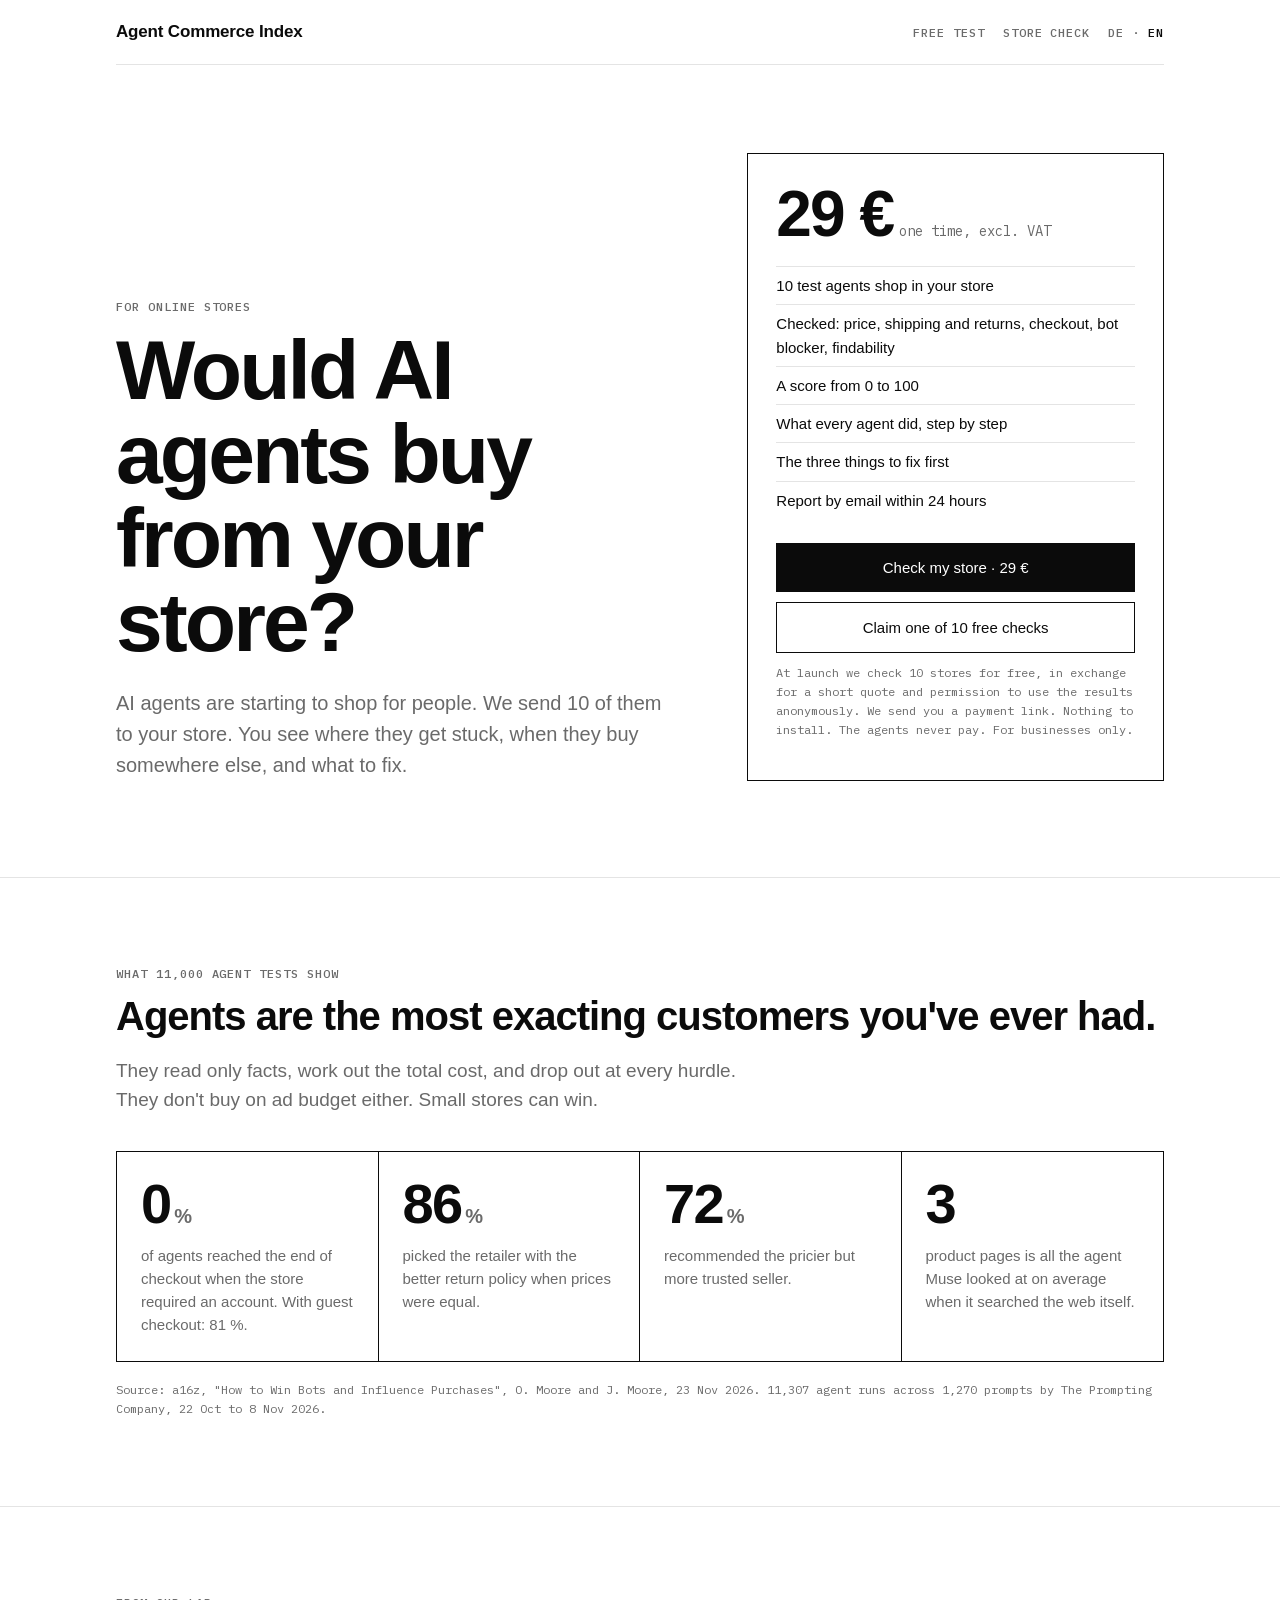
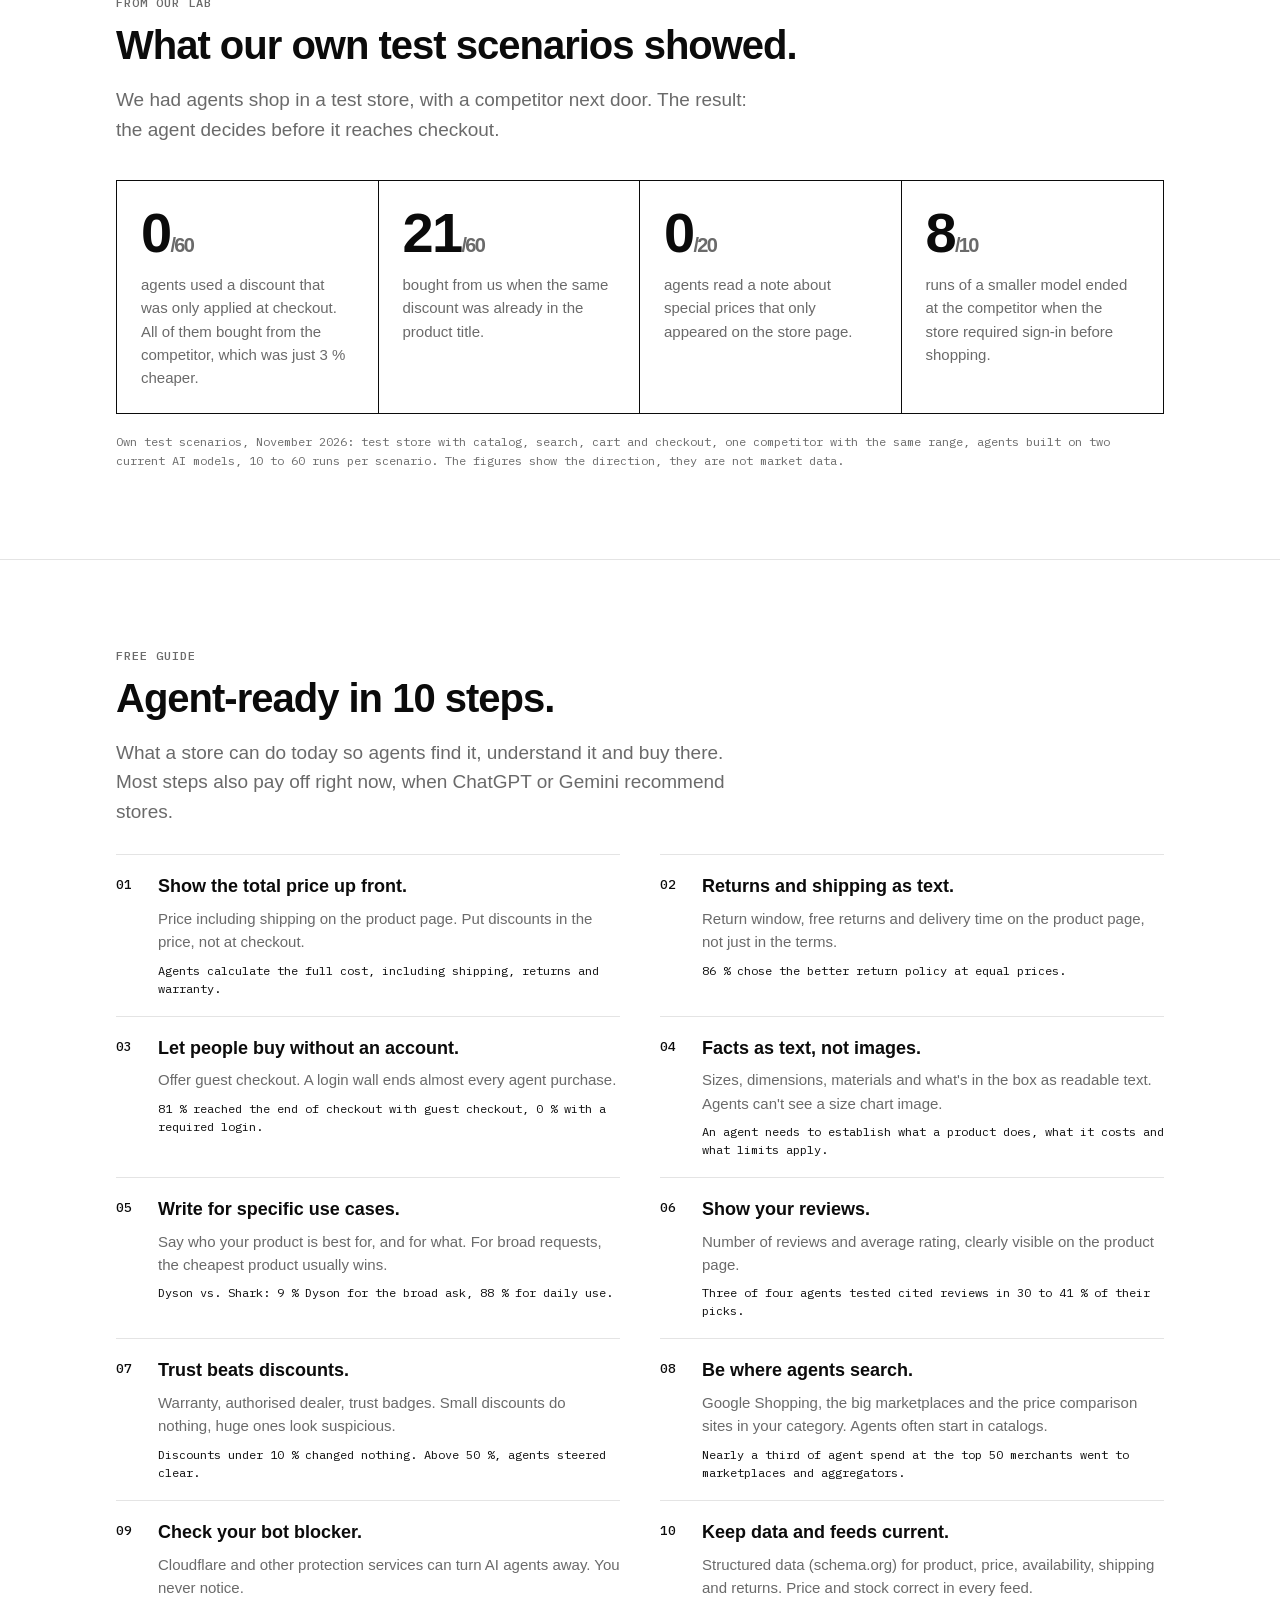
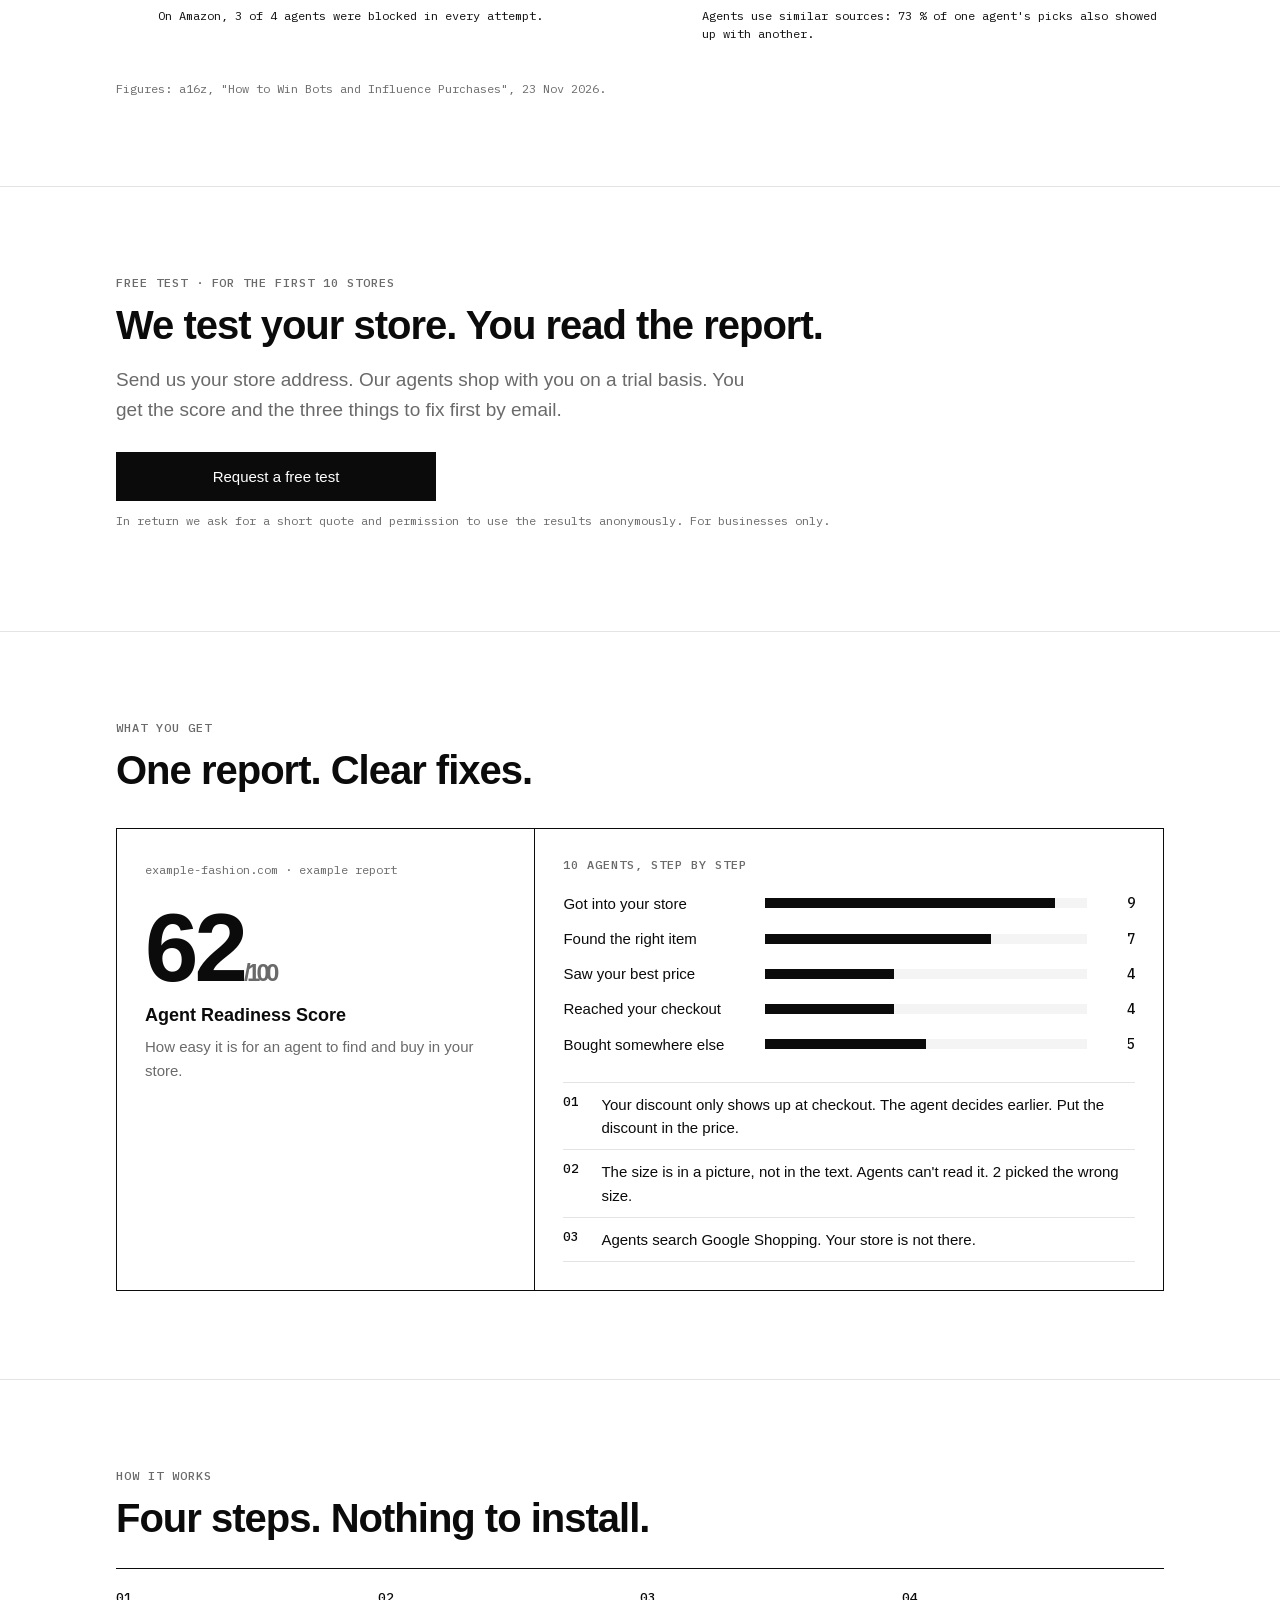
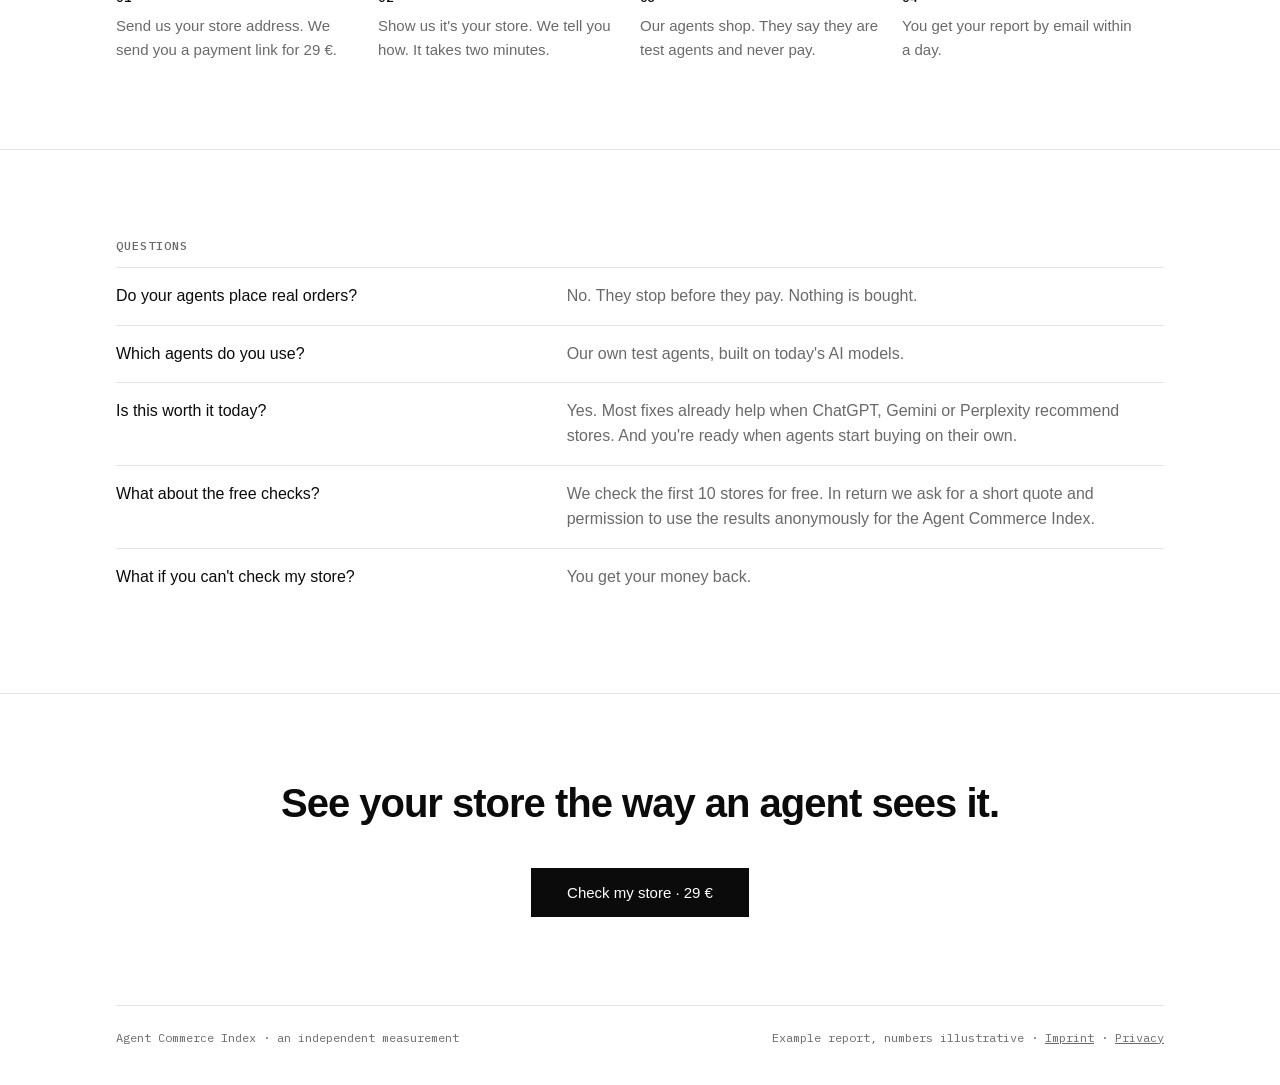
<file: index.html>
<!DOCTYPE html>
<html lang="en">
<head>
<meta charset="utf-8">
<meta name="viewport" content="width=device-width,initial-scale=1">
<title>Agent Commerce Index · Store check for online stores</title>
<meta name="description" content="Would AI agents buy from your store? Free test, 10 steps to an agent-ready store, and the store check with 10 test agents.">
<link rel="canonical" href="https://agentcommerceindex.com/">
<link rel="alternate" hreflang="de" href="https://agentcommerceindex.com/de/">
<link rel="alternate" hreflang="en" href="https://agentcommerceindex.com/">
<link rel="alternate" hreflang="x-default" href="https://agentcommerceindex.com/">
<link rel="stylesheet" href="assets/style.css">
</head>
<body>
<div class="wrap">
<header>
  <a class="logo" href="./">Agent Commerce Index</a>
  <nav class="nav label" style="margin:0"><a class="sec" href="#free-test">Free test</a><a class="sec" href="#check">Store check</a><span><a href="de/" hreflang="de" lang="de">DE</a> · <a href="./" aria-current="page">EN</a></span></nav>
</header>

<div class="hero" id="check">
  <div>
    <p class="label">For online stores</p>
    <h1>Would AI agents buy from your store?</h1>
    <p class="sub">AI agents are starting to shop for people. We send 10 of them to your store. You see where they get stuck, when they buy somewhere else, and what to fix.</p>
  </div>
  <div class="buy">
    <div class="price">29 €<small>one time, excl. VAT</small></div>
    <ul>
      <li>10 test agents shop in your store</li>
      <li>Checked: price, shipping and returns, checkout, bot blocker, findability</li>
      <li>A score from 0 to 100</li>
      <li>What every agent did, step by step</li>
      <li>The three things to fix first</li>
      <li>Report by email within 24 hours</li>
    </ul>
    <a class="btn" href="mailto:hello@agentcommerceindex.com?subject=Store%20check%2029%20EUR&amp;body=Store%20URL%3A%20">Check my store · 29 €</a>
    <a class="btn ghost" href="mailto:hello@agentcommerceindex.com?subject=Free%20store%20check%20(launch)&amp;body=Store%20URL%3A%20">Claim one of 10 free checks</a>
    <p class="fine">At launch we check 10 stores for free, in exchange for a short quote and permission to use the results anonymously. We send you a payment link. Nothing to install. The agents never pay. For businesses only.</p>
  </div>
</div>
</div>

<section>
<div class="wrap">
  <p class="label">What 11,000 agent tests show</p>
  <h2>Agents are the most exacting customers you've ever had.</h2>
  <p class="lead">They read only facts, work out the total cost, and drop out at every hurdle. They don't buy on ad budget either. Small stores can win.</p>
  <div class="stats">
    <div><div class="v">0<small> %</small></div><p>of agents reached the end of checkout when the store required an account. With guest checkout: 81 %.</p></div>
    <div><div class="v">86<small> %</small></div><p>picked the retailer with the better return policy when prices were equal.</p></div>
    <div><div class="v">72<small> %</small></div><p>recommended the pricier but more trusted seller.</p></div>
    <div><div class="v">3</div><p>product pages is all the agent Muse looked at on average when it searched the web itself.</p></div>
  </div>
  <p class="src">Source: a16z, "How to Win Bots and Influence Purchases", O. Moore and J. Moore, 23 Nov 2026. 11,307 agent runs across 1,270 prompts by The Prompting Company, 22 Oct to 8 Nov 2026.</p>
</div>
</section>
<section>
<div class="wrap">
  <p class="label">From our lab</p>
  <h2>What our own test scenarios showed.</h2>
  <p class="lead">We had agents shop in a test store, with a competitor next door. The result: the agent decides before it reaches checkout.</p>
  <div class="stats">
    <div><div class="v">0<small>/60</small></div><p>agents used a discount that was only applied at checkout. All of them bought from the competitor, which was just 3 % cheaper.</p></div>
    <div><div class="v">21<small>/60</small></div><p>bought from us when the same discount was already in the product title.</p></div>
    <div><div class="v">0<small>/20</small></div><p>agents read a note about special prices that only appeared on the store page.</p></div>
    <div><div class="v">8<small>/10</small></div><p>runs of a smaller model ended at the competitor when the store required sign-in before shopping.</p></div>
  </div>
  <p class="src">Own test scenarios, November 2026: test store with catalog, search, cart and checkout, one competitor with the same range, agents built on two current AI models, 10 to 60 runs per scenario. The figures show the direction, they are not market data.</p>
</div>
</section>

<section>
<div class="wrap">
  <p class="label">Free guide</p>
  <h2>Agent-ready in 10 steps.</h2>
  <p class="lead">What a store can do today so agents find it, understand it and buy there. Most steps also pay off right now, when ChatGPT or Gemini recommend stores.</p>
  <ol class="ten">
    <li><b>01</b><div><h3>Show the total price up front.</h3><p>Price including shipping on the product page. Put discounts in the price, not at checkout.</p><span class="why">Agents calculate the full cost, including shipping, returns and warranty.</span></div></li>
    <li><b>02</b><div><h3>Returns and shipping as text.</h3><p>Return window, free returns and delivery time on the product page, not just in the terms.</p><span class="why">86 % chose the better return policy at equal prices.</span></div></li>
    <li><b>03</b><div><h3>Let people buy without an account.</h3><p>Offer guest checkout. A login wall ends almost every agent purchase.</p><span class="why">81 % reached the end of checkout with guest checkout, 0 % with a required login.</span></div></li>
    <li><b>04</b><div><h3>Facts as text, not images.</h3><p>Sizes, dimensions, materials and what's in the box as readable text. Agents can't see a size chart image.</p><span class="why">An agent needs to establish what a product does, what it costs and what limits apply.</span></div></li>
    <li><b>05</b><div><h3>Write for specific use cases.</h3><p>Say who your product is best for, and for what. For broad requests, the cheapest product usually wins.</p><span class="why">Dyson vs. Shark: 9 % Dyson for the broad ask, 88 % for daily use.</span></div></li>
    <li><b>06</b><div><h3>Show your reviews.</h3><p>Number of reviews and average rating, clearly visible on the product page.</p><span class="why">Three of four agents tested cited reviews in 30 to 41 % of their picks.</span></div></li>
    <li><b>07</b><div><h3>Trust beats discounts.</h3><p>Warranty, authorised dealer, trust badges. Small discounts do nothing, huge ones look suspicious.</p><span class="why">Discounts under 10 % changed nothing. Above 50 %, agents steered clear.</span></div></li>
    <li><b>08</b><div><h3>Be where agents search.</h3><p>Google Shopping, the big marketplaces and the price comparison sites in your category. Agents often start in catalogs.</p><span class="why">Nearly a third of agent spend at the top 50 merchants went to marketplaces and aggregators.</span></div></li>
    <li><b>09</b><div><h3>Check your bot blocker.</h3><p>Cloudflare and other protection services can turn AI agents away. You never notice.</p><span class="why">On Amazon, 3 of 4 agents were blocked in every attempt.</span></div></li>
    <li><b>10</b><div><h3>Keep data and feeds current.</h3><p>Structured data (schema.org) for product, price, availability, shipping and returns. Price and stock correct in every feed.</p><span class="why">Agents use similar sources: 73 % of one agent's picks also showed up with another.</span></div></li>
  </ol>
  <p class="src">Figures: a16z, "How to Win Bots and Influence Purchases", 23 Nov 2026.</p>
</div>
</section>

<section id="free-test">
<div class="wrap">
  <p class="label">Free test · for the first 10 stores</p>
  <h2>We test your store. You read the report.</h2>
  <p class="lead">Send us your store address. Our agents shop with you on a trial basis. You get the score and the three things to fix first by email.</p>
  <div style="max-width:320px;margin-top:28px"><a class="btn" href="mailto:hello@agentcommerceindex.com?subject=Free%20store%20check%20(launch)&amp;body=Store%20URL%3A%20">Request a free test</a></div>
  <p class="fine">In return we ask for a short quote and permission to use the results anonymously. For businesses only.</p>
</div>
</section>

<section>
<div class="wrap">
  <p class="label">What you get</p>
  <h2>One report. Clear fixes.</h2>
  <div class="report">
    <div class="score">
      <span class="u">example-fashion.com · example report</span>
      <div class="v">62<small>/100</small></div>
      <h3>Agent Readiness Score</h3>
      <p>How easy it is for an agent to find and buy in your store.</p>
    </div>
    <div class="funnel">
      <h4>10 agents, step by step</h4>
      <div class="fr"><span>Got into your store</span><span class="bar"><i style="width:90%"></i></span><span class="n">9</span></div>
      <div class="fr"><span>Found the right item</span><span class="bar"><i style="width:70%"></i></span><span class="n">7</span></div>
      <div class="fr"><span>Saw your best price</span><span class="bar"><i style="width:40%"></i></span><span class="n">4</span></div>
      <div class="fr"><span>Reached your checkout</span><span class="bar"><i style="width:40%"></i></span><span class="n">4</span></div>
      <div class="fr"><span>Bought somewhere else</span><span class="bar"><i style="width:50%"></i></span><span class="n">5</span></div>
      <div class="fixlist">
        <div><b>01</b><span>Your discount only shows up at checkout. The agent decides earlier. Put the discount in the price.</span></div>
        <div><b>02</b><span>The size is in a picture, not in the text. Agents can't read it. 2 picked the wrong size.</span></div>
        <div><b>03</b><span>Agents search Google Shopping. Your store is not there.</span></div>
      </div>
    </div>
  </div>
</div>
</section>

<section>
<div class="wrap">
  <p class="label">How it works</p>
  <h2>Four steps. Nothing to install.</h2>
  <div class="steps">
    <div><b>01</b><p>Send us your store address. We send you a payment link for 29 €.</p></div>
    <div><b>02</b><p>Show us it's your store. We tell you how. It takes two minutes.</p></div>
    <div><b>03</b><p>Our agents shop. They say they are test agents and never pay.</p></div>
    <div><b>04</b><p>You get your report by email within a day.</p></div>
  </div>
</div>
</section>

<section>
<div class="wrap faq">
  <p class="label">Questions</p>
  <div><b>Do your agents place real orders?</b><span>No. They stop before they pay. Nothing is bought.</span></div>
  <div><b>Which agents do you use?</b><span>Our own test agents, built on today's AI models.</span></div>
  <div><b>Is this worth it today?</b><span>Yes. Most fixes already help when ChatGPT, Gemini or Perplexity recommend stores. And you're ready when agents start buying on their own.</span></div>
  <div><b>What about the free checks?</b><span>We check the first 10 stores for free. In return we ask for a short quote and permission to use the results anonymously for the Agent Commerce Index.</span></div>
  <div><b>What if you can't check my store?</b><span>You get your money back.</span></div>
</div>
</section>

<section class="end">
<div class="wrap">
  <h2>See your store the way an agent sees it.</h2>
  <a class="btn" href="mailto:hello@agentcommerceindex.com?subject=Store%20check%2029%20EUR&amp;body=Store%20URL%3A%20">Check my store · 29 €</a>
</div>
</section>

<div class="wrap"><footer><span>Agent Commerce Index · an independent measurement</span><span>Example report, numbers illustrative · <a href="impressum.html">Imprint</a> · <a href="datenschutz.html">Privacy</a></span></footer></div>
</body>
</html>
</file>
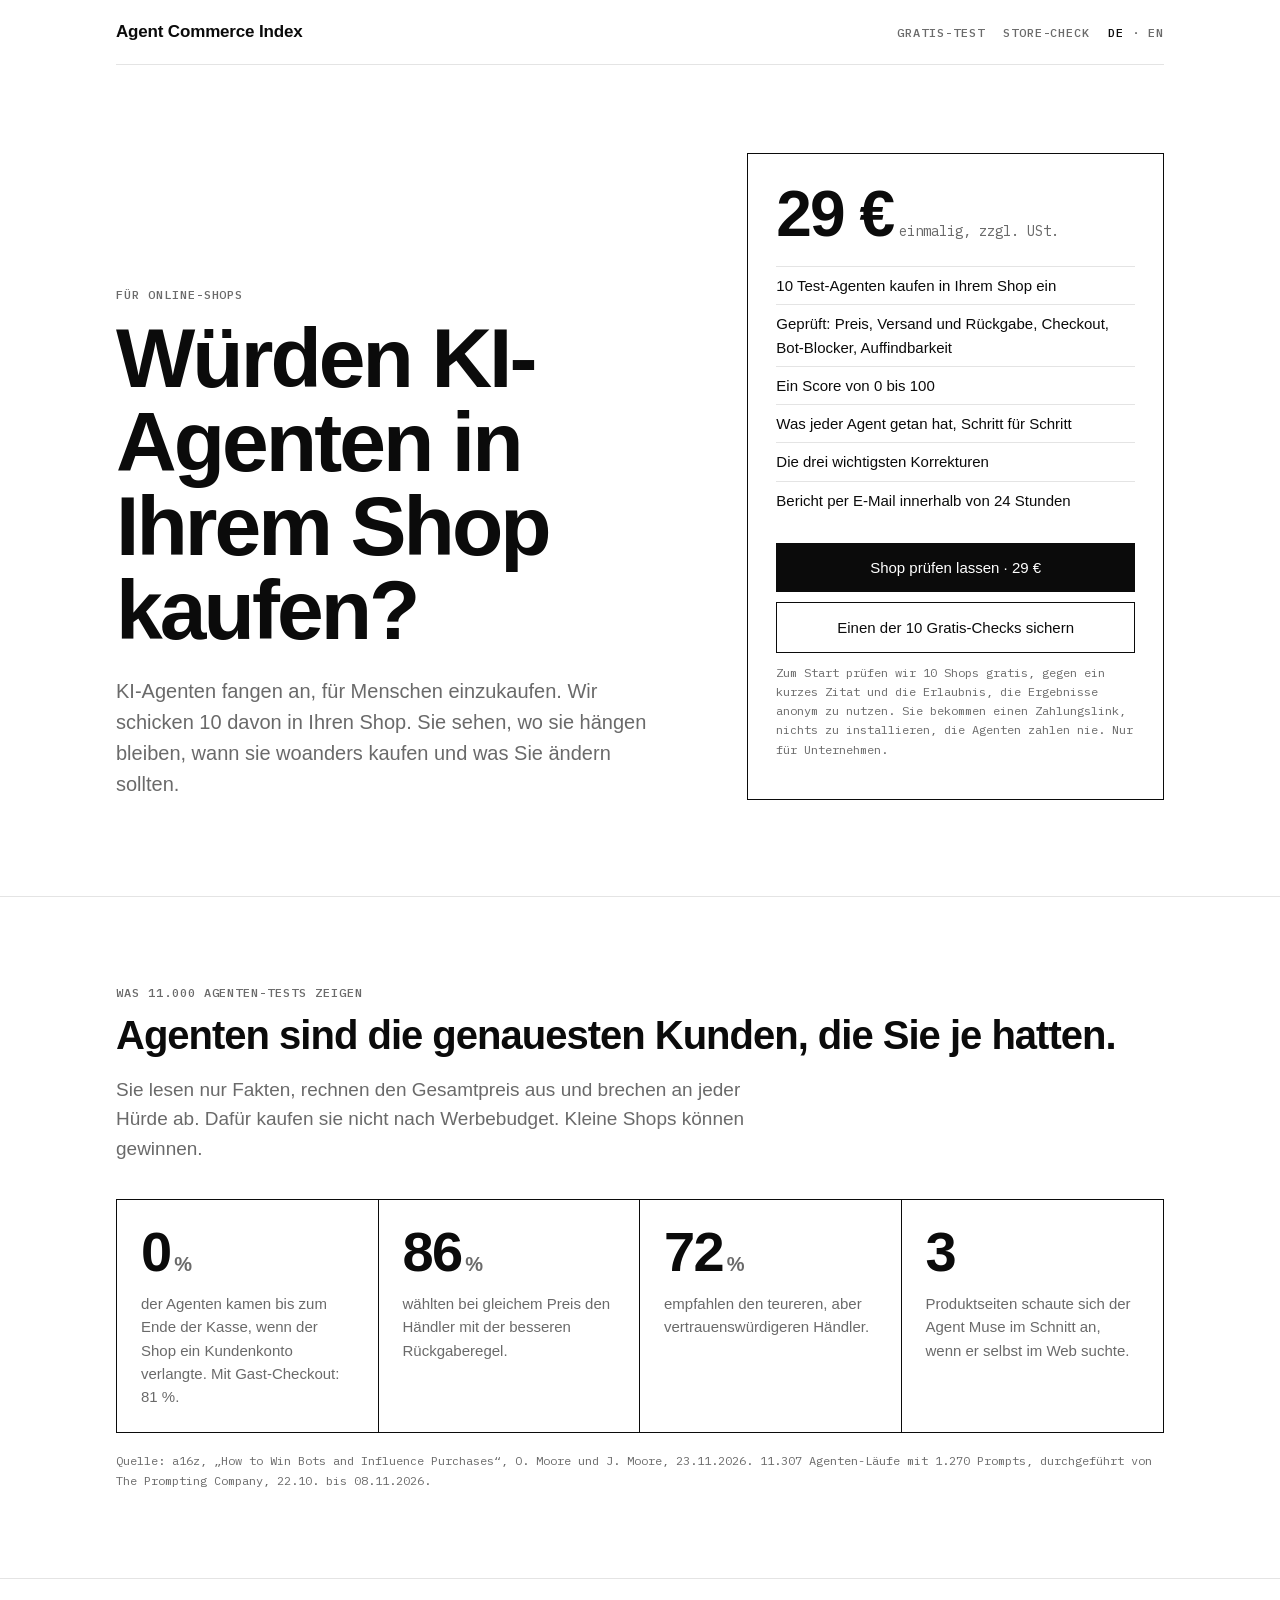
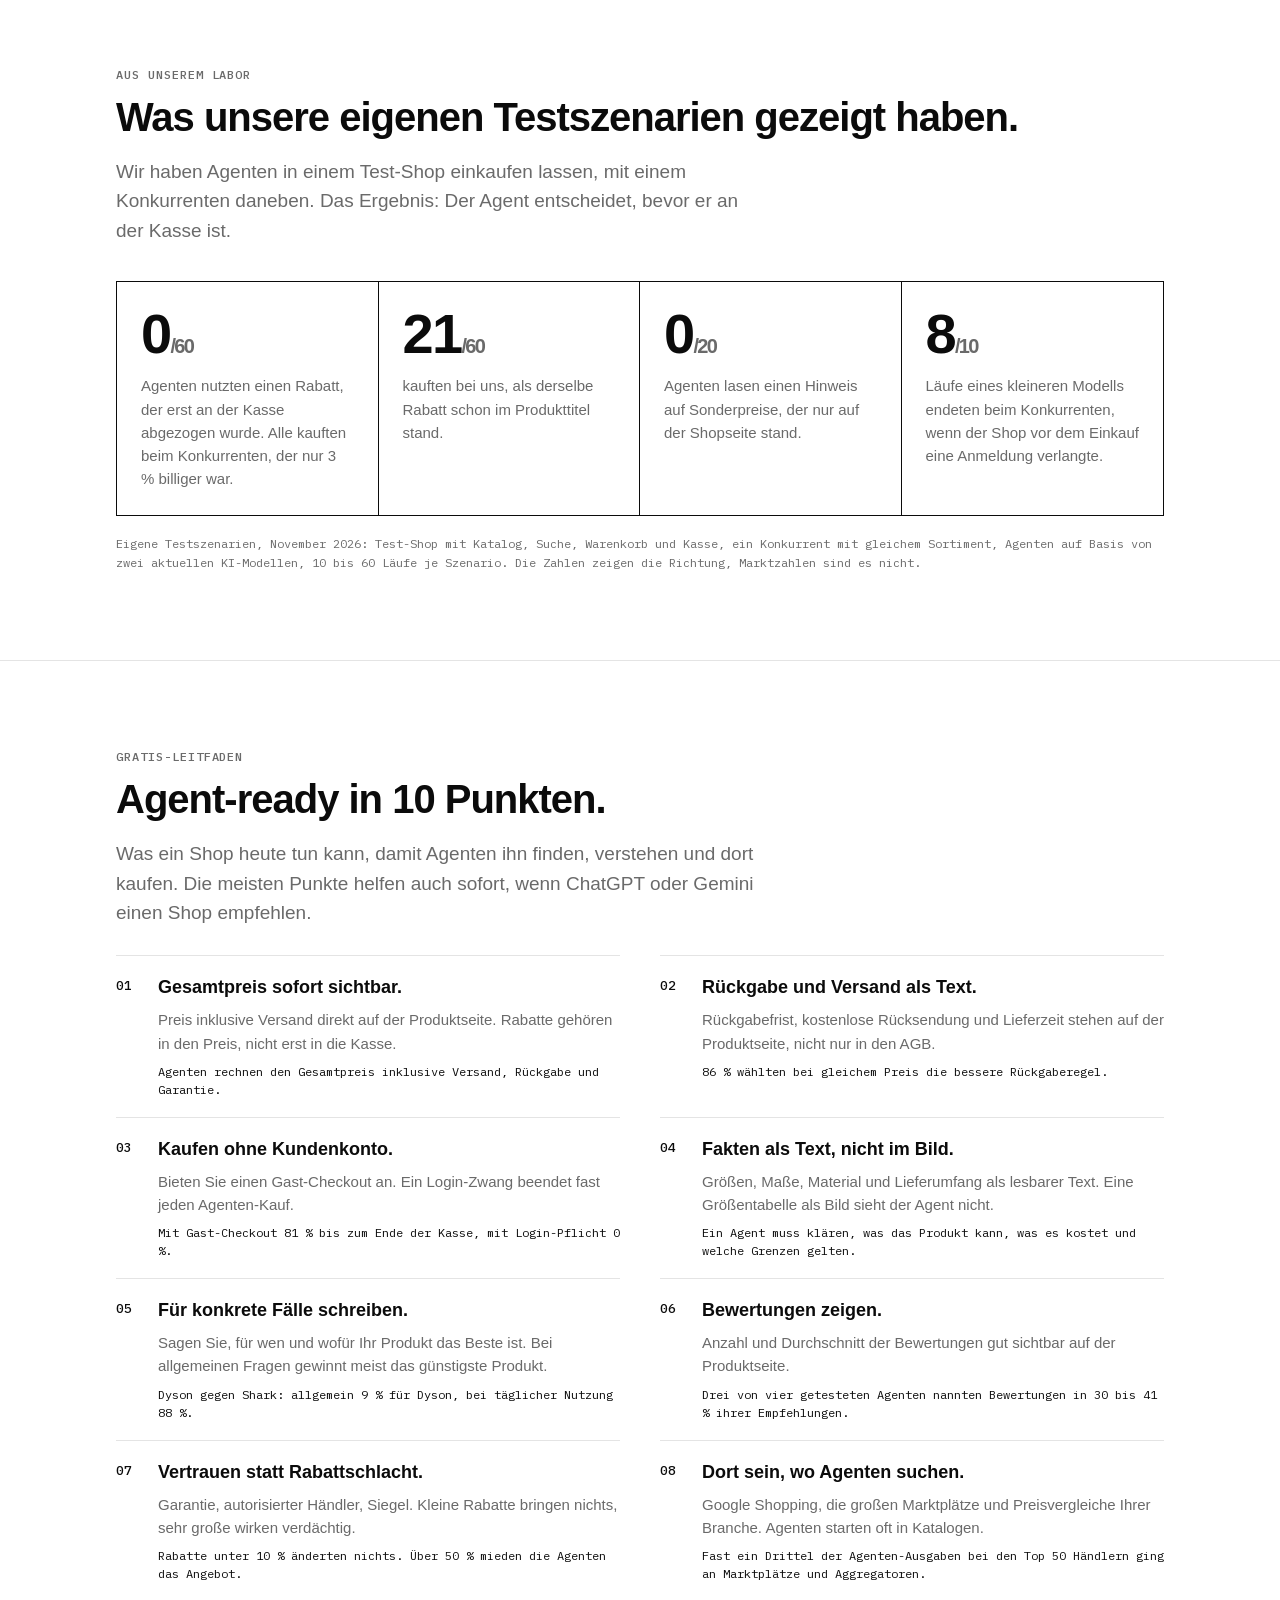
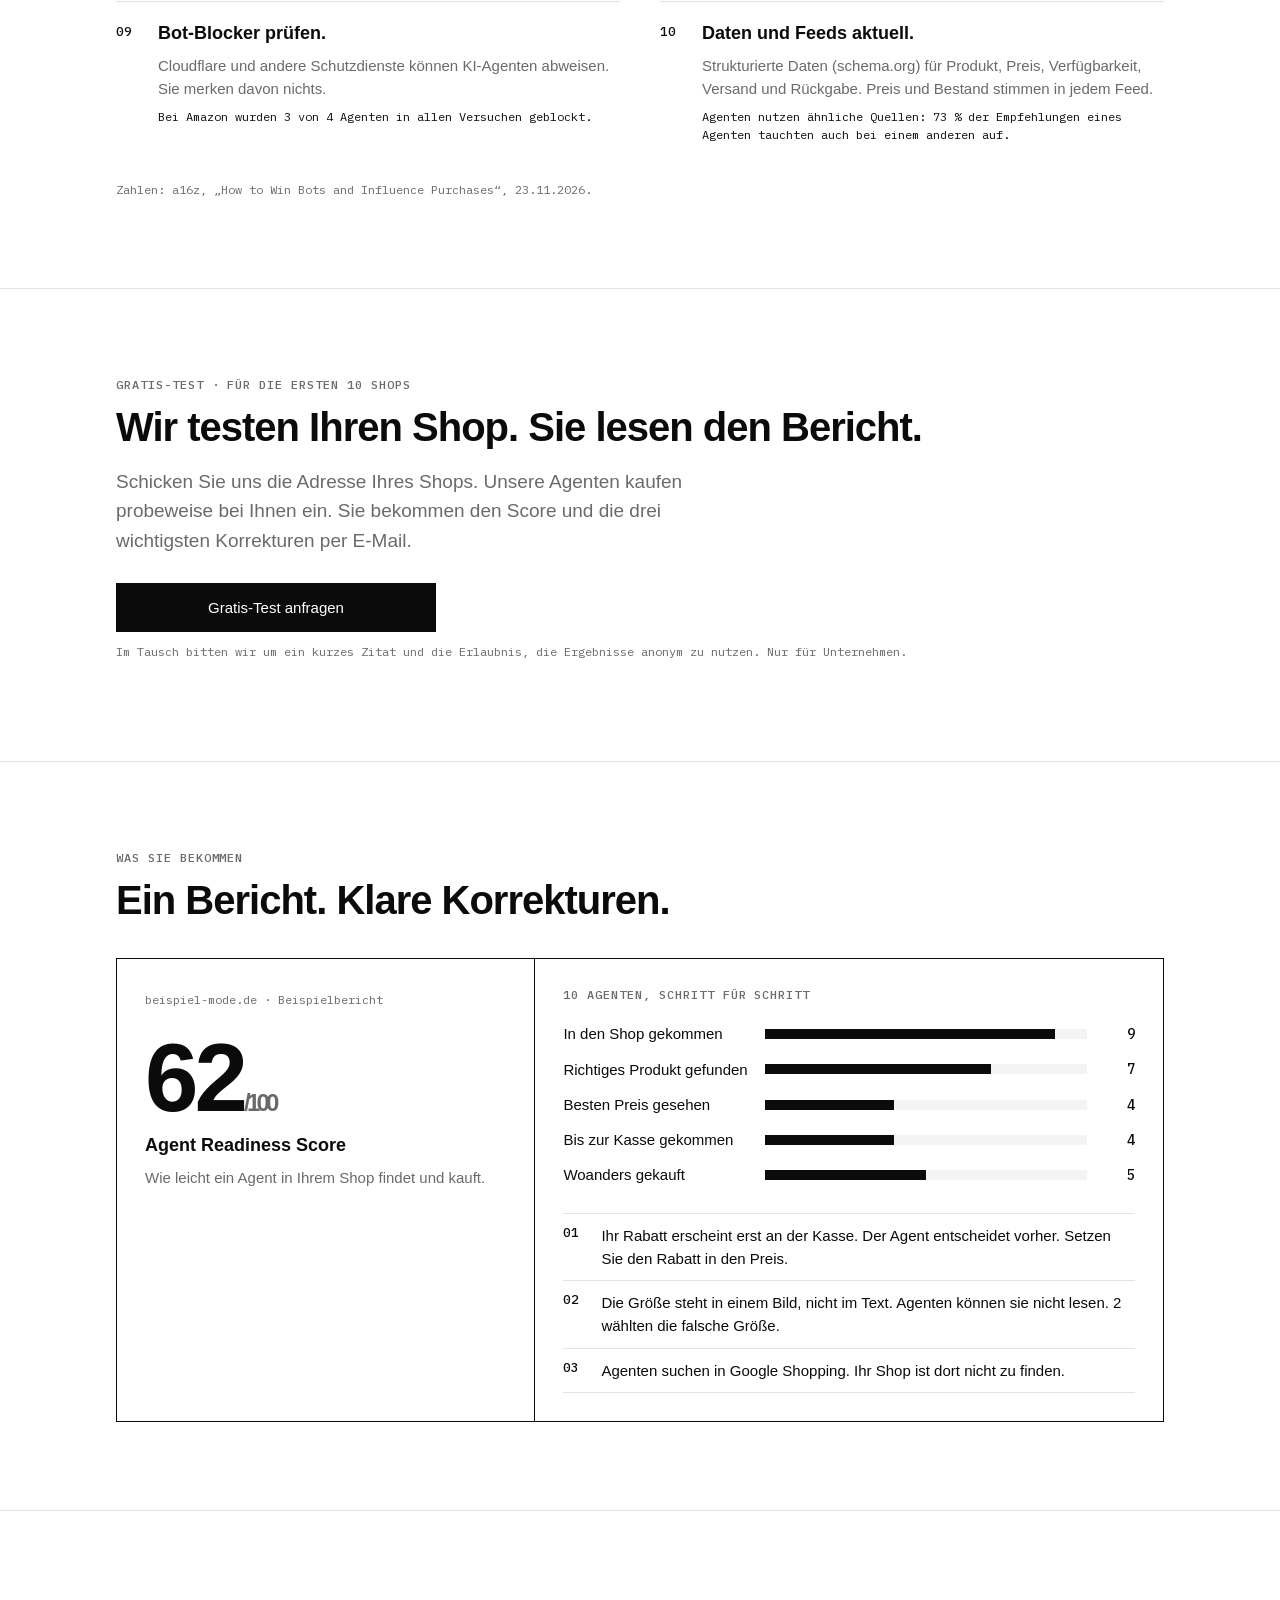
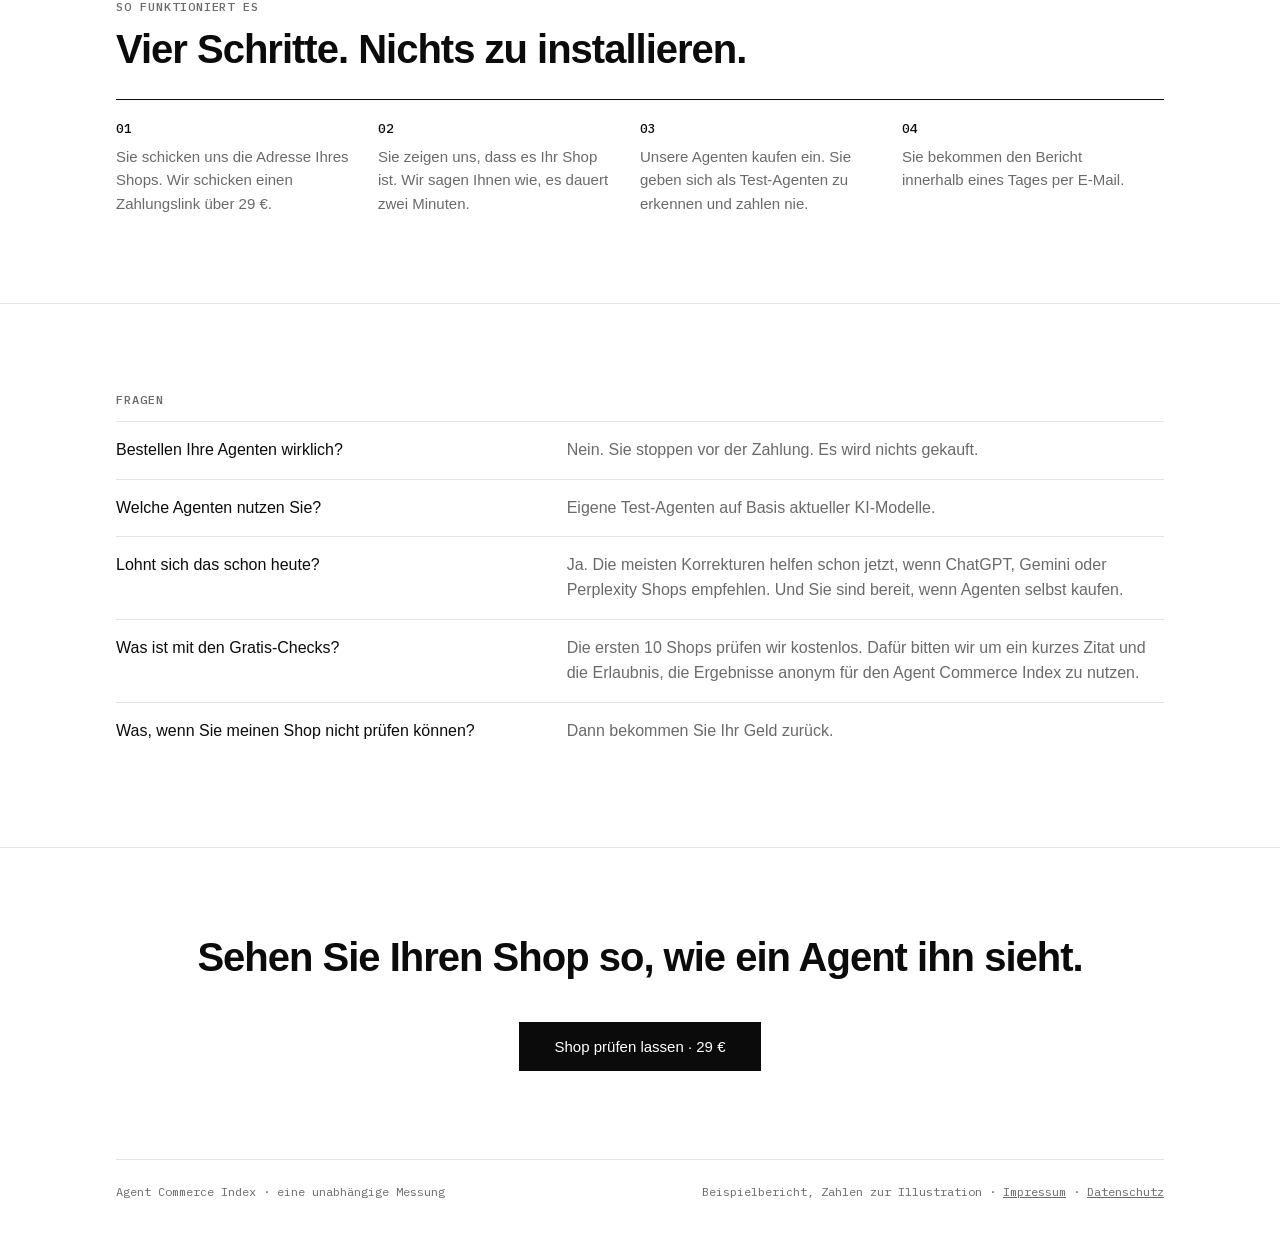
<file: de/index.html>
<!DOCTYPE html>
<html lang="de">
<head>
<meta charset="utf-8">
<meta name="viewport" content="width=device-width,initial-scale=1">
<title>Agent Commerce Index · Store-Check für Online-Shops</title>
<meta name="description" content="Würden KI-Agenten in Ihrem Shop kaufen? Gratis-Test, 10 Punkte für agent-ready Shops und der Store-Check mit 10 Test-Agenten.">
<link rel="canonical" href="https://agentcommerceindex.com/de/">
<link rel="alternate" hreflang="de" href="https://agentcommerceindex.com/de/">
<link rel="alternate" hreflang="en" href="https://agentcommerceindex.com/">
<link rel="alternate" hreflang="x-default" href="https://agentcommerceindex.com/">
<link rel="stylesheet" href="../assets/style.css">
</head>
<body>
<div class="wrap">
<header>
  <a class="logo" href="./">Agent Commerce Index</a>
  <nav class="nav label" style="margin:0"><a class="sec" href="#gratis-test">Gratis-Test</a><a class="sec" href="#check">Store-Check</a><span><a href="./" aria-current="page">DE</a> · <a href="../" hreflang="en" lang="en">EN</a></span></nav>
</header>

<div class="hero" id="check">
  <div>
    <p class="label">Für Online-Shops</p>
    <h1>Würden KI-Agenten in Ihrem Shop kaufen?</h1>
    <p class="sub">KI-Agenten fangen an, für Menschen einzukaufen. Wir schicken 10 davon in Ihren Shop. Sie sehen, wo sie hängen bleiben, wann sie woanders kaufen und was Sie ändern sollten.</p>
  </div>
  <div class="buy">
    <div class="price">29 €<small>einmalig, zzgl. USt.</small></div>
    <ul>
      <li>10 Test-Agenten kaufen in Ihrem Shop ein</li>
      <li>Geprüft: Preis, Versand und Rückgabe, Checkout, Bot-Blocker, Auffindbarkeit</li>
      <li>Ein Score von 0 bis 100</li>
      <li>Was jeder Agent getan hat, Schritt für Schritt</li>
      <li>Die drei wichtigsten Korrekturen</li>
      <li>Bericht per E-Mail innerhalb von 24 Stunden</li>
    </ul>
    <a class="btn" href="mailto:hello@agentcommerceindex.com?subject=Store-Check%2029%20EUR&amp;body=Shop-URL%3A%20">Shop prüfen lassen · 29 €</a>
    <a class="btn ghost" href="mailto:hello@agentcommerceindex.com?subject=Gratis-Store-Check%20(Launch)&amp;body=Shop-URL%3A%20">Einen der 10 Gratis-Checks sichern</a>
    <p class="fine">Zum Start prüfen wir 10 Shops gratis, gegen ein kurzes Zitat und die Erlaubnis, die Ergebnisse anonym zu nutzen. Sie bekommen einen Zahlungslink, nichts zu installieren, die Agenten zahlen nie. Nur für Unternehmen.</p>
  </div>
</div>
</div>

<section>
<div class="wrap">
  <p class="label">Was 11.000 Agenten-Tests zeigen</p>
  <h2>Agenten sind die genauesten Kunden, die Sie je hatten.</h2>
  <p class="lead">Sie lesen nur Fakten, rechnen den Gesamtpreis aus und brechen an jeder Hürde ab. Dafür kaufen sie nicht nach Werbebudget. Kleine Shops können gewinnen.</p>
  <div class="stats">
    <div><div class="v">0<small> %</small></div><p>der Agenten kamen bis zum Ende der Kasse, wenn der Shop ein Kundenkonto verlangte. Mit Gast-Checkout: 81 %.</p></div>
    <div><div class="v">86<small> %</small></div><p>wählten bei gleichem Preis den Händler mit der besseren Rückgaberegel.</p></div>
    <div><div class="v">72<small> %</small></div><p>empfahlen den teureren, aber vertrauenswürdigeren Händler.</p></div>
    <div><div class="v">3</div><p>Produktseiten schaute sich der Agent Muse im Schnitt an, wenn er selbst im Web suchte.</p></div>
  </div>
  <p class="src">Quelle: a16z, „How to Win Bots and Influence Purchases“, O. Moore und J. Moore, 23.11.2026. 11.307 Agenten-Läufe mit 1.270 Prompts, durchgeführt von The Prompting Company, 22.10. bis 08.11.2026.</p>
</div>
</section>
<section>
<div class="wrap">
  <p class="label">Aus unserem Labor</p>
  <h2>Was unsere eigenen Testszenarien gezeigt haben.</h2>
  <p class="lead">Wir haben Agenten in einem Test-Shop einkaufen lassen, mit einem Konkurrenten daneben. Das Ergebnis: Der Agent entscheidet, bevor er an der Kasse ist.</p>
  <div class="stats">
    <div><div class="v">0<small>/60</small></div><p>Agenten nutzten einen Rabatt, der erst an der Kasse abgezogen wurde. Alle kauften beim Konkurrenten, der nur 3 % billiger war.</p></div>
    <div><div class="v">21<small>/60</small></div><p>kauften bei uns, als derselbe Rabatt schon im Produkttitel stand.</p></div>
    <div><div class="v">0<small>/20</small></div><p>Agenten lasen einen Hinweis auf Sonderpreise, der nur auf der Shopseite stand.</p></div>
    <div><div class="v">8<small>/10</small></div><p>Läufe eines kleineren Modells endeten beim Konkurrenten, wenn der Shop vor dem Einkauf eine Anmeldung verlangte.</p></div>
  </div>
  <p class="src">Eigene Testszenarien, November 2026: Test-Shop mit Katalog, Suche, Warenkorb und Kasse, ein Konkurrent mit gleichem Sortiment, Agenten auf Basis von zwei aktuellen KI-Modellen, 10 bis 60 Läufe je Szenario. Die Zahlen zeigen die Richtung, Marktzahlen sind es nicht.</p>
</div>
</section>

<section>
<div class="wrap">
  <p class="label">Gratis-Leitfaden</p>
  <h2>Agent-ready in 10 Punkten.</h2>
  <p class="lead">Was ein Shop heute tun kann, damit Agenten ihn finden, verstehen und dort kaufen. Die meisten Punkte helfen auch sofort, wenn ChatGPT oder Gemini einen Shop empfehlen.</p>
  <ol class="ten">
    <li><b>01</b><div><h3>Gesamtpreis sofort sichtbar.</h3><p>Preis inklusive Versand direkt auf der Produktseite. Rabatte gehören in den Preis, nicht erst in die Kasse.</p><span class="why">Agenten rechnen den Gesamtpreis inklusive Versand, Rückgabe und Garantie.</span></div></li>
    <li><b>02</b><div><h3>Rückgabe und Versand als Text.</h3><p>Rückgabefrist, kostenlose Rücksendung und Lieferzeit stehen auf der Produktseite, nicht nur in den AGB.</p><span class="why">86 % wählten bei gleichem Preis die bessere Rückgaberegel.</span></div></li>
    <li><b>03</b><div><h3>Kaufen ohne Kundenkonto.</h3><p>Bieten Sie einen Gast-Checkout an. Ein Login-Zwang beendet fast jeden Agenten-Kauf.</p><span class="why">Mit Gast-Checkout 81 % bis zum Ende der Kasse, mit Login-Pflicht 0 %.</span></div></li>
    <li><b>04</b><div><h3>Fakten als Text, nicht im Bild.</h3><p>Größen, Maße, Material und Lieferumfang als lesbarer Text. Eine Größentabelle als Bild sieht der Agent nicht.</p><span class="why">Ein Agent muss klären, was das Produkt kann, was es kostet und welche Grenzen gelten.</span></div></li>
    <li><b>05</b><div><h3>Für konkrete Fälle schreiben.</h3><p>Sagen Sie, für wen und wofür Ihr Produkt das Beste ist. Bei allgemeinen Fragen gewinnt meist das günstigste Produkt.</p><span class="why">Dyson gegen Shark: allgemein 9 % für Dyson, bei täglicher Nutzung 88 %.</span></div></li>
    <li><b>06</b><div><h3>Bewertungen zeigen.</h3><p>Anzahl und Durchschnitt der Bewertungen gut sichtbar auf der Produktseite.</p><span class="why">Drei von vier getesteten Agenten nannten Bewertungen in 30 bis 41 % ihrer Empfehlungen.</span></div></li>
    <li><b>07</b><div><h3>Vertrauen statt Rabattschlacht.</h3><p>Garantie, autorisierter Händler, Siegel. Kleine Rabatte bringen nichts, sehr große wirken verdächtig.</p><span class="why">Rabatte unter 10 % änderten nichts. Über 50 % mieden die Agenten das Angebot.</span></div></li>
    <li><b>08</b><div><h3>Dort sein, wo Agenten suchen.</h3><p>Google Shopping, die großen Marktplätze und Preisvergleiche Ihrer Branche. Agenten starten oft in Katalogen.</p><span class="why">Fast ein Drittel der Agenten-Ausgaben bei den Top 50 Händlern ging an Marktplätze und Aggregatoren.</span></div></li>
    <li><b>09</b><div><h3>Bot-Blocker prüfen.</h3><p>Cloudflare und andere Schutzdienste können KI-Agenten abweisen. Sie merken davon nichts.</p><span class="why">Bei Amazon wurden 3 von 4 Agenten in allen Versuchen geblockt.</span></div></li>
    <li><b>10</b><div><h3>Daten und Feeds aktuell.</h3><p>Strukturierte Daten (schema.org) für Produkt, Preis, Verfügbarkeit, Versand und Rückgabe. Preis und Bestand stimmen in jedem Feed.</p><span class="why">Agenten nutzen ähnliche Quellen: 73 % der Empfehlungen eines Agenten tauchten auch bei einem anderen auf.</span></div></li>
  </ol>
  <p class="src">Zahlen: a16z, „How to Win Bots and Influence Purchases“, 23.11.2026.</p>
</div>
</section>

<section id="gratis-test">
<div class="wrap">
  <p class="label">Gratis-Test · für die ersten 10 Shops</p>
  <h2>Wir testen Ihren Shop. Sie lesen den Bericht.</h2>
  <p class="lead">Schicken Sie uns die Adresse Ihres Shops. Unsere Agenten kaufen probeweise bei Ihnen ein. Sie bekommen den Score und die drei wichtigsten Korrekturen per E-Mail.</p>
  <div style="max-width:320px;margin-top:28px"><a class="btn" href="mailto:hello@agentcommerceindex.com?subject=Gratis-Store-Check%20(Launch)&amp;body=Shop-URL%3A%20">Gratis-Test anfragen</a></div>
  <p class="fine">Im Tausch bitten wir um ein kurzes Zitat und die Erlaubnis, die Ergebnisse anonym zu nutzen. Nur für Unternehmen.</p>
</div>
</section>

<section>
<div class="wrap">
  <p class="label">Was Sie bekommen</p>
  <h2>Ein Bericht. Klare Korrekturen.</h2>
  <div class="report">
    <div class="score">
      <span class="u">beispiel-mode.de · Beispielbericht</span>
      <div class="v">62<small>/100</small></div>
      <h3>Agent Readiness Score</h3>
      <p>Wie leicht ein Agent in Ihrem Shop findet und kauft.</p>
    </div>
    <div class="funnel">
      <h4>10 Agenten, Schritt für Schritt</h4>
      <div class="fr"><span>In den Shop gekommen</span><span class="bar"><i style="width:90%"></i></span><span class="n">9</span></div>
      <div class="fr"><span>Richtiges Produkt gefunden</span><span class="bar"><i style="width:70%"></i></span><span class="n">7</span></div>
      <div class="fr"><span>Besten Preis gesehen</span><span class="bar"><i style="width:40%"></i></span><span class="n">4</span></div>
      <div class="fr"><span>Bis zur Kasse gekommen</span><span class="bar"><i style="width:40%"></i></span><span class="n">4</span></div>
      <div class="fr"><span>Woanders gekauft</span><span class="bar"><i style="width:50%"></i></span><span class="n">5</span></div>
      <div class="fixlist">
        <div><b>01</b><span>Ihr Rabatt erscheint erst an der Kasse. Der Agent entscheidet vorher. Setzen Sie den Rabatt in den Preis.</span></div>
        <div><b>02</b><span>Die Größe steht in einem Bild, nicht im Text. Agenten können sie nicht lesen. 2 wählten die falsche Größe.</span></div>
        <div><b>03</b><span>Agenten suchen in Google Shopping. Ihr Shop ist dort nicht zu finden.</span></div>
      </div>
    </div>
  </div>
</div>
</section>

<section>
<div class="wrap">
  <p class="label">So funktioniert es</p>
  <h2>Vier Schritte. Nichts zu installieren.</h2>
  <div class="steps">
    <div><b>01</b><p>Sie schicken uns die Adresse Ihres Shops. Wir schicken einen Zahlungslink über 29 €.</p></div>
    <div><b>02</b><p>Sie zeigen uns, dass es Ihr Shop ist. Wir sagen Ihnen wie, es dauert zwei Minuten.</p></div>
    <div><b>03</b><p>Unsere Agenten kaufen ein. Sie geben sich als Test-Agenten zu erkennen und zahlen nie.</p></div>
    <div><b>04</b><p>Sie bekommen den Bericht innerhalb eines Tages per E-Mail.</p></div>
  </div>
</div>
</section>

<section>
<div class="wrap faq">
  <p class="label">Fragen</p>
  <div><b>Bestellen Ihre Agenten wirklich?</b><span>Nein. Sie stoppen vor der Zahlung. Es wird nichts gekauft.</span></div>
  <div><b>Welche Agenten nutzen Sie?</b><span>Eigene Test-Agenten auf Basis aktueller KI-Modelle.</span></div>
  <div><b>Lohnt sich das schon heute?</b><span>Ja. Die meisten Korrekturen helfen schon jetzt, wenn ChatGPT, Gemini oder Perplexity Shops empfehlen. Und Sie sind bereit, wenn Agenten selbst kaufen.</span></div>
  <div><b>Was ist mit den Gratis-Checks?</b><span>Die ersten 10 Shops prüfen wir kostenlos. Dafür bitten wir um ein kurzes Zitat und die Erlaubnis, die Ergebnisse anonym für den Agent Commerce Index zu nutzen.</span></div>
  <div><b>Was, wenn Sie meinen Shop nicht prüfen können?</b><span>Dann bekommen Sie Ihr Geld zurück.</span></div>
</div>
</section>

<section class="end">
<div class="wrap">
  <h2>Sehen Sie Ihren Shop so, wie ein Agent ihn sieht.</h2>
  <a class="btn" href="mailto:hello@agentcommerceindex.com?subject=Store-Check%2029%20EUR&amp;body=Shop-URL%3A%20">Shop prüfen lassen · 29 €</a>
</div>
</section>

<div class="wrap"><footer><span>Agent Commerce Index · eine unabhängige Messung</span><span>Beispielbericht, Zahlen zur Illustration · <a href="../impressum.html">Impressum</a> · <a href="../datenschutz.html">Datenschutz</a></span></footer></div>
</body>
</html>
</file>
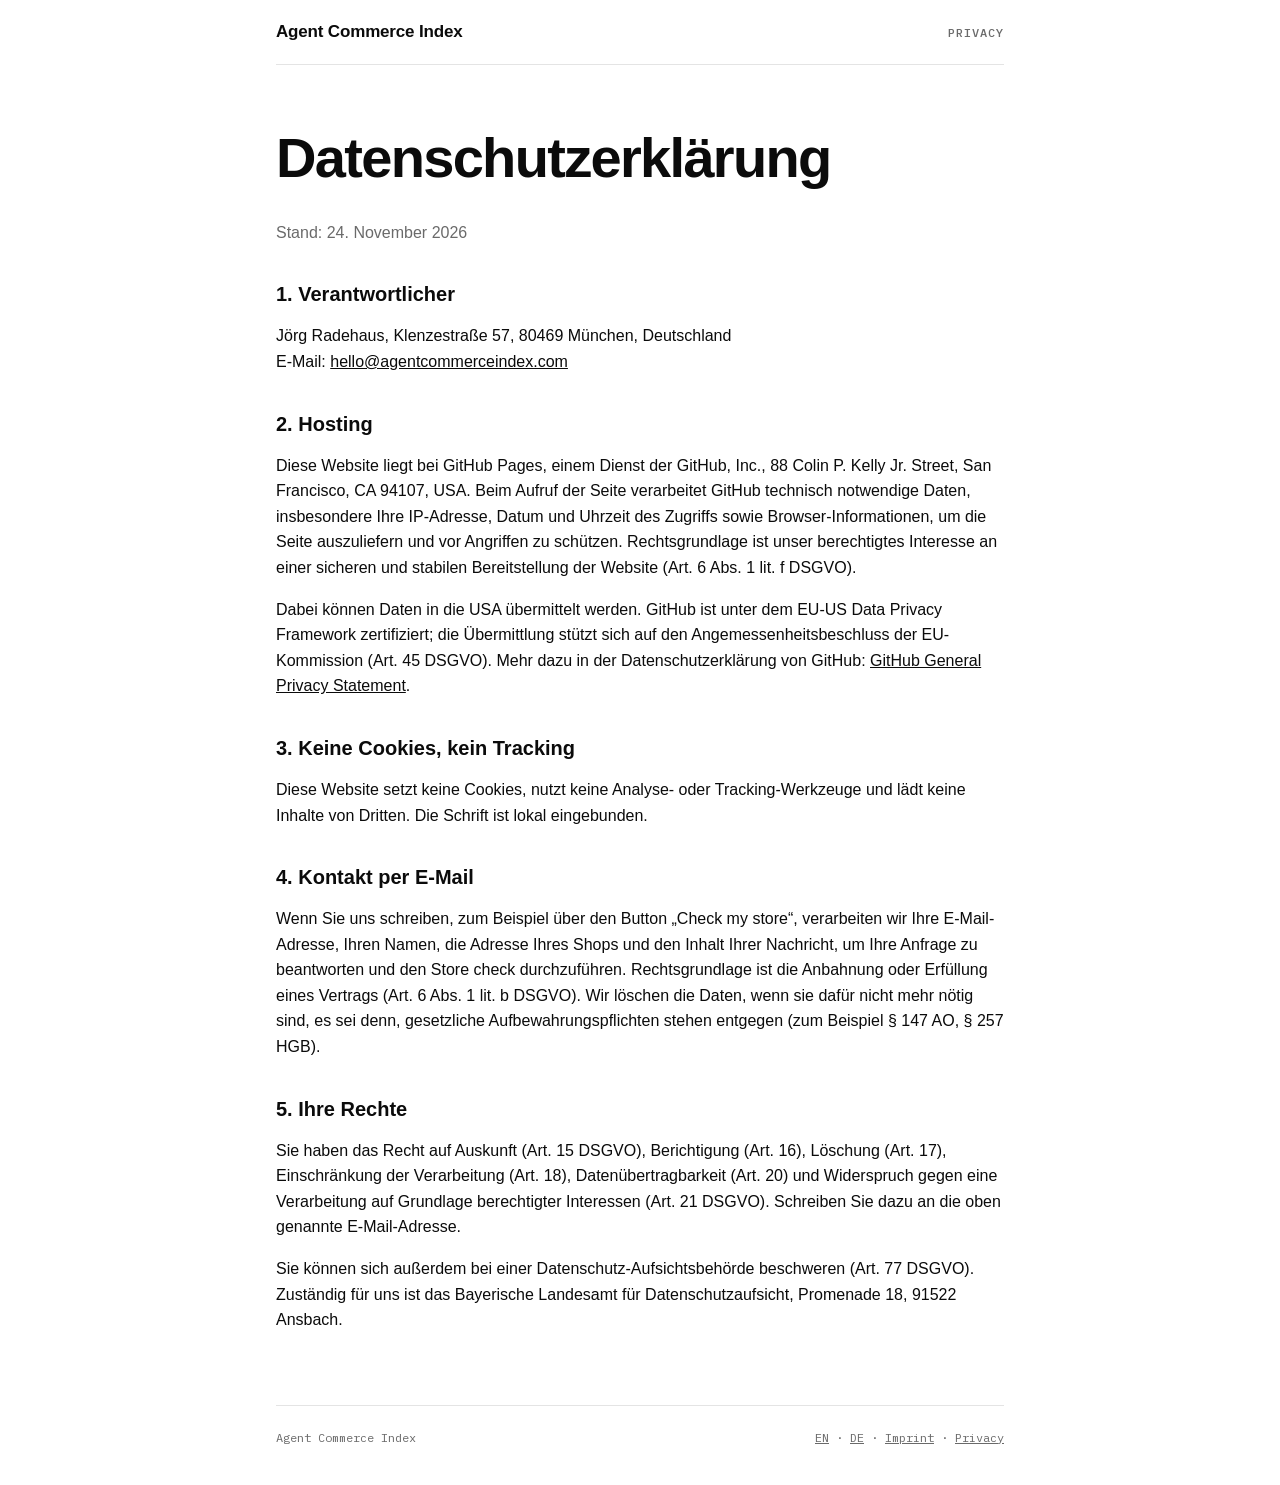
<file: datenschutz.html>
<!DOCTYPE html>
<html lang="de">
<head>
<meta charset="utf-8">
<meta name="viewport" content="width=device-width,initial-scale=1">
<title>Datenschutz · Agent Commerce Index</title>
<style>
@font-face{font-family:"IBM Plex Mono";font-style:normal;font-weight:400;font-display:swap;src:url(fonts/ibm-plex-mono-400.woff2) format("woff2")}
@font-face{font-family:"IBM Plex Mono";font-style:normal;font-weight:500;font-display:swap;src:url(fonts/ibm-plex-mono-500.woff2) format("woff2")}
:root{--ink:#0B0B0B;--paper:#FFFFFF;--muted:#6A6A6A;--line:#E4E4E4;--sans:"Helvetica Neue",Helvetica,Arial,sans-serif;--mono:"IBM Plex Mono",ui-monospace,Menlo,monospace}
@media (prefers-color-scheme:dark){:root:not([data-theme="light"]){--ink:#F2F2F2;--paper:#0B0B0B;--muted:#9A9A9A;--line:#262626}}
:root[data-theme="dark"]{--ink:#F2F2F2;--paper:#0B0B0B;--muted:#9A9A9A;--line:#262626}
*{box-sizing:border-box}
body{margin:0;background:var(--paper);color:var(--ink);font:16px/1.6 var(--sans);-webkit-font-smoothing:antialiased}
a{color:inherit}
.wrap{max-width:760px;margin:0 auto;padding:0 16px}
header{display:flex;justify-content:space-between;align-items:center;padding:22px 0;border-bottom:1px solid var(--line)}
.logo{font:700 17px var(--sans);letter-spacing:-.01em;text-decoration:none}
.label{font:500 12px var(--mono);text-transform:uppercase;letter-spacing:.08em;color:var(--muted)}
h1{font:700 clamp(36px,6vw,56px)/1.05 var(--sans);letter-spacing:-.03em;margin:64px 0 32px}
h2{font:700 20px/1.3 var(--sans);margin:36px 0 8px}
p,li{color:var(--ink)}
.muted{color:var(--muted)}
footer{border-top:1px solid var(--line);margin-top:72px;padding:24px 0 40px;font:12px var(--mono);color:var(--muted);display:flex;justify-content:space-between;flex-wrap:wrap;gap:12px}
</style>
</head>
<body>
<div class="wrap">
<header><a class="logo" href="./">Agent Commerce Index</a><span class="label">Privacy</span></header>
<h1>Datenschutzerklärung</h1>
<p class="muted">Stand: 24. November 2026</p>

<h2>1. Verantwortlicher</h2>
<p>Jörg Radehaus, Klenzestraße 57, 80469 München, Deutschland<br>E-Mail: <a href="mailto:hello@agentcommerceindex.com">hello@agentcommerceindex.com</a></p>

<h2>2. Hosting</h2>
<p>Diese Website liegt bei GitHub Pages, einem Dienst der GitHub, Inc., 88 Colin P. Kelly Jr. Street, San Francisco, CA 94107, USA. Beim Aufruf der Seite verarbeitet GitHub technisch notwendige Daten, insbesondere Ihre IP-Adresse, Datum und Uhrzeit des Zugriffs sowie Browser-Informationen, um die Seite auszuliefern und vor Angriffen zu schützen. Rechtsgrundlage ist unser berechtigtes Interesse an einer sicheren und stabilen Bereitstellung der Website (Art. 6 Abs. 1 lit. f DSGVO).</p>
<p>Dabei können Daten in die USA übermittelt werden. GitHub ist unter dem EU-US Data Privacy Framework zertifiziert; die Übermittlung stützt sich auf den Angemessenheitsbeschluss der EU-Kommission (Art. 45 DSGVO). Mehr dazu in der Datenschutzerklärung von GitHub: <a href="https://docs.github.com/en/site-policy/privacy-policies/github-general-privacy-statement">GitHub General Privacy Statement</a>.</p>

<h2>3. Keine Cookies, kein Tracking</h2>
<p>Diese Website setzt keine Cookies, nutzt keine Analyse- oder Tracking-Werkzeuge und lädt keine Inhalte von Dritten. Die Schrift ist lokal eingebunden.</p>

<h2>4. Kontakt per E-Mail</h2>
<p>Wenn Sie uns schreiben, zum Beispiel über den Button „Check my store“, verarbeiten wir Ihre E-Mail-Adresse, Ihren Namen, die Adresse Ihres Shops und den Inhalt Ihrer Nachricht, um Ihre Anfrage zu beantworten und den Store check durchzuführen. Rechtsgrundlage ist die Anbahnung oder Erfüllung eines Vertrags (Art. 6 Abs. 1 lit. b DSGVO). Wir löschen die Daten, wenn sie dafür nicht mehr nötig sind, es sei denn, gesetzliche Aufbewahrungspflichten stehen entgegen (zum Beispiel § 147 AO, § 257 HGB).</p>

<h2>5. Ihre Rechte</h2>
<p>Sie haben das Recht auf Auskunft (Art. 15 DSGVO), Berichtigung (Art. 16), Löschung (Art. 17), Einschränkung der Verarbeitung (Art. 18), Datenübertragbarkeit (Art. 20) und Widerspruch gegen eine Verarbeitung auf Grundlage berechtigter Interessen (Art. 21 DSGVO). Schreiben Sie dazu an die oben genannte E-Mail-Adresse.</p>
<p>Sie können sich außerdem bei einer Datenschutz-Aufsichtsbehörde beschweren (Art. 77 DSGVO). Zuständig für uns ist das Bayerische Landesamt für Datenschutzaufsicht, Promenade 18, 91522 Ansbach.</p>
<footer><span>Agent Commerce Index</span><span><a href="./">EN</a> · <a href="de/">DE</a> · <a href="impressum.html">Imprint</a> · <a href="datenschutz.html">Privacy</a></span></footer>
</div>
</body>
</html>
</file>
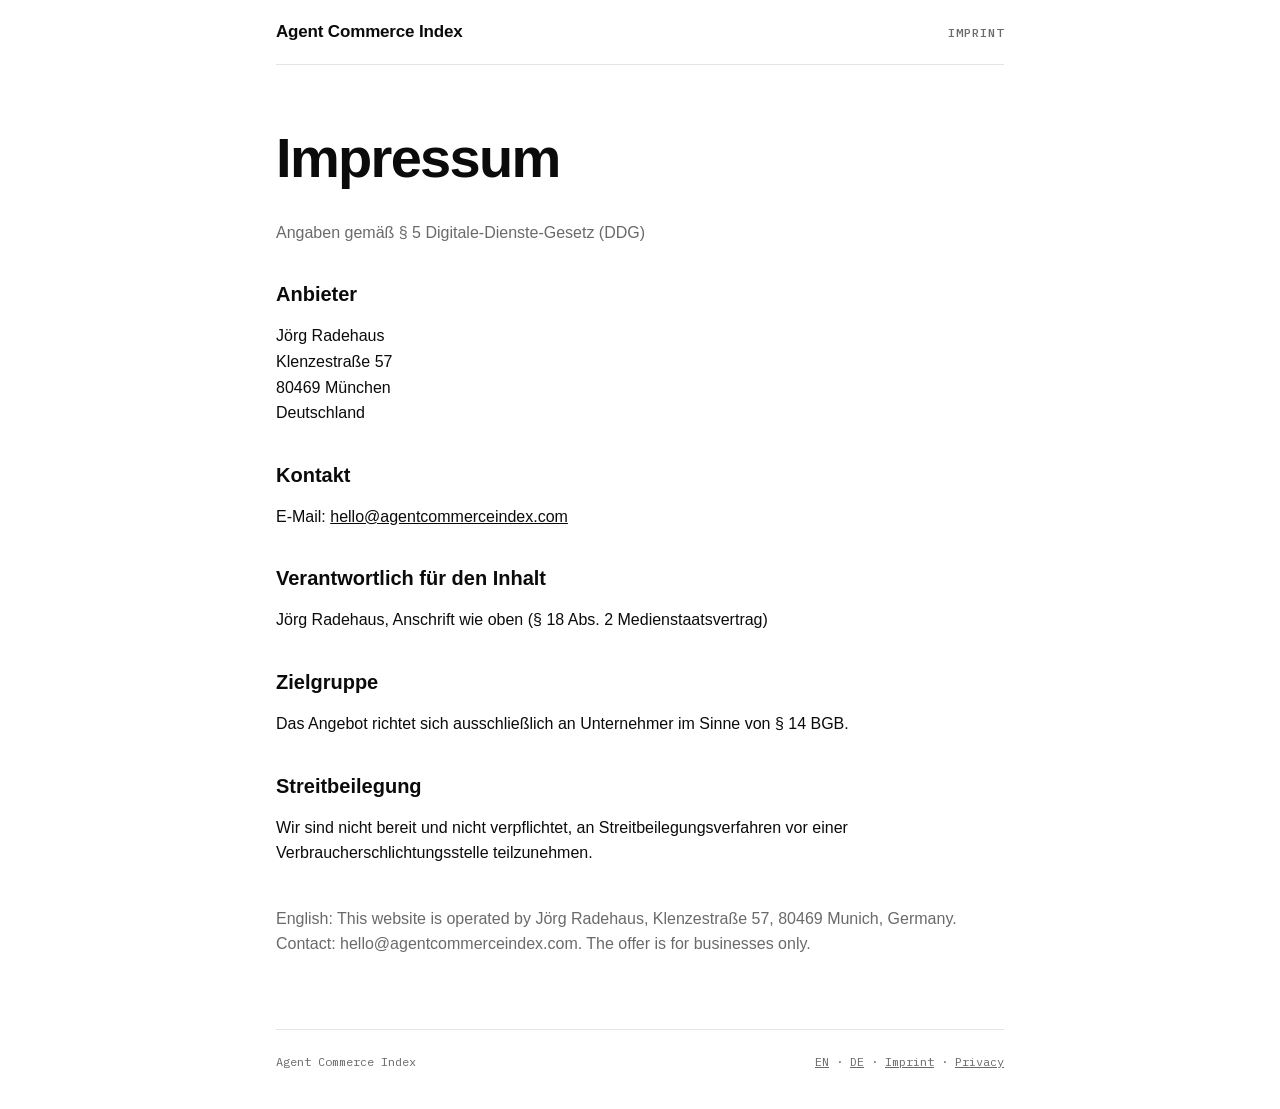
<file: impressum.html>
<!DOCTYPE html>
<html lang="de">
<head>
<meta charset="utf-8">
<meta name="viewport" content="width=device-width,initial-scale=1">
<title>Impressum · Agent Commerce Index</title>
<style>
@font-face{font-family:"IBM Plex Mono";font-style:normal;font-weight:400;font-display:swap;src:url(fonts/ibm-plex-mono-400.woff2) format("woff2")}
@font-face{font-family:"IBM Plex Mono";font-style:normal;font-weight:500;font-display:swap;src:url(fonts/ibm-plex-mono-500.woff2) format("woff2")}
:root{--ink:#0B0B0B;--paper:#FFFFFF;--muted:#6A6A6A;--line:#E4E4E4;--sans:"Helvetica Neue",Helvetica,Arial,sans-serif;--mono:"IBM Plex Mono",ui-monospace,Menlo,monospace}
@media (prefers-color-scheme:dark){:root:not([data-theme="light"]){--ink:#F2F2F2;--paper:#0B0B0B;--muted:#9A9A9A;--line:#262626}}
:root[data-theme="dark"]{--ink:#F2F2F2;--paper:#0B0B0B;--muted:#9A9A9A;--line:#262626}
*{box-sizing:border-box}
body{margin:0;background:var(--paper);color:var(--ink);font:16px/1.6 var(--sans);-webkit-font-smoothing:antialiased}
a{color:inherit}
.wrap{max-width:760px;margin:0 auto;padding:0 16px}
header{display:flex;justify-content:space-between;align-items:center;padding:22px 0;border-bottom:1px solid var(--line)}
.logo{font:700 17px var(--sans);letter-spacing:-.01em;text-decoration:none}
.label{font:500 12px var(--mono);text-transform:uppercase;letter-spacing:.08em;color:var(--muted)}
h1{font:700 clamp(36px,6vw,56px)/1.05 var(--sans);letter-spacing:-.03em;margin:64px 0 32px}
h2{font:700 20px/1.3 var(--sans);margin:36px 0 8px}
p,li{color:var(--ink)}
.muted{color:var(--muted)}
footer{border-top:1px solid var(--line);margin-top:72px;padding:24px 0 40px;font:12px var(--mono);color:var(--muted);display:flex;justify-content:space-between;flex-wrap:wrap;gap:12px}
</style>
</head>
<body>
<div class="wrap">
<header><a class="logo" href="./">Agent Commerce Index</a><span class="label">Imprint</span></header>
<h1>Impressum</h1>
<p class="muted">Angaben gemäß § 5 Digitale-Dienste-Gesetz (DDG)</p>

<h2>Anbieter</h2>
<p>Jörg Radehaus<br>Klenzestraße 57<br>80469 München<br>Deutschland</p>

<h2>Kontakt</h2>
<p>E-Mail: <a href="mailto:hello@agentcommerceindex.com">hello@agentcommerceindex.com</a></p>

<h2>Verantwortlich für den Inhalt</h2>
<p>Jörg Radehaus, Anschrift wie oben (§ 18 Abs. 2 Medienstaatsvertrag)</p>

<h2>Zielgruppe</h2>
<p>Das Angebot richtet sich ausschließlich an Unternehmer im Sinne von § 14 BGB.</p>

<h2>Streitbeilegung</h2>
<p>Wir sind nicht bereit und nicht verpflichtet, an Streitbeilegungsverfahren vor einer Verbraucherschlichtungsstelle teilzunehmen.</p>

<p class="muted" style="margin-top:40px">English: This website is operated by Jörg Radehaus, Klenzestraße 57, 80469 Munich, Germany. Contact: hello@agentcommerceindex.com. The offer is for businesses only.</p>
<footer><span>Agent Commerce Index</span><span><a href="./">EN</a> · <a href="de/">DE</a> · <a href="impressum.html">Imprint</a> · <a href="datenschutz.html">Privacy</a></span></footer>
</div>
</body>
</html>
</file>
<file: assets/style.css>
@font-face{font-family:"IBM Plex Mono";font-style:normal;font-weight:400;font-display:swap;src:url(../fonts/ibm-plex-mono-400.woff2) format("woff2")}
@font-face{font-family:"IBM Plex Mono";font-style:normal;font-weight:500;font-display:swap;src:url(../fonts/ibm-plex-mono-500.woff2) format("woff2")}
:root{--ink:#0B0B0B;--paper:#FFFFFF;--muted:#6A6A6A;--line:#E4E4E4;--soft:#F4F4F4;--sans:"Helvetica Neue",Helvetica,Arial,sans-serif;--mono:"IBM Plex Mono",ui-monospace,Menlo,monospace}
@media (prefers-color-scheme:dark){:root:not([data-theme="light"]){--ink:#F2F2F2;--paper:#0B0B0B;--muted:#9A9A9A;--line:#262626;--soft:#151515}}
:root[data-theme="dark"]{--ink:#F2F2F2;--paper:#0B0B0B;--muted:#9A9A9A;--line:#262626;--soft:#151515}
*{box-sizing:border-box}
body{margin:0;background:var(--paper);color:var(--ink);font:16px/1.55 var(--sans);-webkit-font-smoothing:antialiased}
a{color:inherit}
.wrap{max-width:1080px;margin:0 auto;padding:0 16px}
header{display:flex;justify-content:space-between;align-items:center;gap:16px;padding:22px 0;border-bottom:1px solid var(--line)}
.logo{font:700 17px var(--sans);letter-spacing:-.01em;text-decoration:none}
.nav{display:flex;gap:18px;align-items:center}
.nav a{text-decoration:none}
.nav a[aria-current]{color:var(--ink)}
.label{font:500 12px var(--mono);text-transform:uppercase;letter-spacing:.08em;color:var(--muted);margin:0 0 14px}
h1{font:700 clamp(44px,7vw,84px)/1 var(--sans);letter-spacing:-.035em;margin:0 0 24px;max-width:880px}
h2{font:700 clamp(28px,4vw,40px)/1.08 var(--sans);letter-spacing:-.025em;margin:0 0 18px}
.lead{font-size:19px;color:var(--muted);max-width:640px;margin:0}
.hero{display:grid;grid-template-columns:1.4fr 1fr;gap:48px;padding:88px 0 96px;align-items:end}
.hero p.sub{font-size:20px;color:var(--muted);margin:0;max-width:560px}
.buy{border:1px solid var(--ink);padding:28px}
.buy .price{font:700 64px/1 var(--sans);letter-spacing:-.03em}
.buy .price small{font:400 14px var(--mono);color:var(--muted);letter-spacing:0;margin-left:6px}
.buy ul{list-style:none;padding:0;margin:20px 0 24px;font-size:15px}
.buy li{padding:7px 0;border-top:1px solid var(--line)}
.btn{display:block;width:100%;border:0;cursor:pointer;text-align:center;background:var(--ink);color:var(--paper);padding:16px 20px;font:500 15px var(--sans);text-decoration:none}
.btn:hover{opacity:.85}
.btn.ghost{background:transparent;color:var(--ink);border:1px solid var(--ink);margin-top:10px}
.fine{font:12px/1.6 var(--mono);color:var(--muted);margin-top:10px}
section{padding:88px 0;border-top:1px solid var(--line)}
.src{font:12px/1.6 var(--mono);color:var(--muted);margin:18px 0 0}

/* Zahlen */
.stats{display:grid;grid-template-columns:repeat(4,1fr);border:1px solid var(--ink);margin-top:36px}
.stats>div{padding:24px;border-right:1px solid var(--ink)}
.stats>div:last-child{border-right:0}
.stats .v{font:700 56px/1 var(--sans);letter-spacing:-.03em}
.stats .v small{font-size:20px;color:var(--muted)}
.stats.words .v{font-size:clamp(22px,2.6vw,30px);letter-spacing:-.02em}
.stats p{margin:12px 0 0;color:var(--muted);font-size:15px}

/* 10 Punkte */
.ten{list-style:none;padding:0;margin:28px 0 0;display:grid;grid-template-columns:1fr 1fr;gap:0 40px}
.ten li>div{min-width:0}
.ten li{border-top:1px solid var(--line);padding:18px 0;display:grid;grid-template-columns:34px 1fr;gap:8px}
.ten b{font:500 13px var(--mono);padding-top:3px}
.ten h3{margin:0 0 6px;font-size:18px}
.ten p{margin:0;color:var(--muted);font-size:15px}
.ten .why{display:block;margin-top:8px;font:12px/1.5 var(--mono);color:var(--ink)}

/* Selbsttest */
.quiz{margin-top:28px;max-width:760px}
.quiz fieldset{border:0;border-top:1px solid var(--line);margin:0;padding:16px 0}
.quiz legend{padding:0;font-size:16px;font-weight:500;float:left;width:100%;margin-bottom:10px}
.quiz legend b{font:500 13px var(--mono);margin-right:8px}
.quiz .opts{clear:both;display:flex;flex-wrap:wrap;gap:8px}
.quiz label{display:inline-flex;align-items:center;gap:8px;border:1px solid var(--line);padding:8px 14px;cursor:pointer;font-size:15px}
.quiz label:has(input:checked){border-color:var(--ink);background:var(--soft)}
.quiz input{accent-color:var(--ink);margin:0}
.quiz .btn{margin-top:24px;max-width:320px}
.quiz .hint{font:12px var(--mono);color:var(--muted);margin-top:10px;min-height:1.5em}
.result{border:1px solid var(--ink);margin-top:28px;display:grid;grid-template-columns:1fr 1.5fr}
.result[hidden]{display:none}
.result .score{padding:28px;border-right:1px solid var(--ink)}
.result .fixes{padding:28px}
.result ol{margin:12px 0 20px;padding-left:20px}
.result li{padding:6px 0}

/* Beispielbericht */
.report{display:grid;grid-template-columns:1fr 1.5fr;border:1px solid var(--ink);margin-top:36px}
.score{padding:28px;border-right:1px solid var(--ink)}
.score .u{font:12px var(--mono);color:var(--muted)}
.score .v{font:700 96px/1 var(--sans);letter-spacing:-.04em;margin:18px 0 6px}
.score .v small{font-size:24px;color:var(--muted)}
.score h3{margin:0 0 6px;font-size:18px}
.score p{margin:0;color:var(--muted);font-size:15px}
.funnel{padding:28px}
.funnel h4{font:500 12px var(--mono);text-transform:uppercase;letter-spacing:.08em;margin:0 0 14px;color:var(--muted)}
.fr{display:grid;grid-template-columns:190px 1fr 36px;gap:12px;align-items:center;padding:6px 0;font-size:15px}
.bar{height:10px;background:var(--soft)}
.bar i{display:block;height:100%;background:var(--ink)}
.fr .n{font:500 14px var(--mono);text-align:right}
.fixlist{margin-top:20px;border-top:1px solid var(--line)}
.fixlist div{display:grid;grid-template-columns:30px 1fr;gap:8px;padding:10px 0;border-bottom:1px solid var(--line);font-size:15px}
.fixlist b{font:500 13px var(--mono)}

.steps{display:grid;grid-template-columns:repeat(4,1fr);gap:0;border-top:1px solid var(--ink);margin-top:28px}
.steps div{padding:20px 20px 0 0}
.steps b{font:500 13px var(--mono);display:block;margin-bottom:8px}
.steps p{margin:0;color:var(--muted);font-size:15px}
.faq div{border-top:1px solid var(--line);padding:16px 0;display:grid;grid-template-columns:1fr 1.4fr;gap:24px}
.faq b{font-weight:500}
.faq span{color:var(--muted)}
.end{text-align:center}
.end .btn{display:inline-block;width:auto;margin-top:24px;padding:16px 36px}
footer{border-top:1px solid var(--line);padding:24px 0 40px;font:12px var(--mono);color:var(--muted);display:flex;justify-content:space-between;flex-wrap:wrap;gap:12px}

@media (max-width:860px){
  .hero,.report,.ten,.faq div,.result{grid-template-columns:1fr}
  .stats{grid-template-columns:1fr 1fr}
  .stats>div:nth-child(2n){border-right:0}
  .stats>div:nth-child(-n+2){border-bottom:1px solid var(--ink)}
  .nav a.sec{display:none}
  .steps{grid-template-columns:1fr 1fr}
  .score,.result .score{border-right:0;border-bottom:1px solid var(--ink)}
  .fr{grid-template-columns:120px 1fr 32px}
  .hero{padding:56px 0 64px}section{padding:64px 0}
  .stats .v{font-size:44px}
}
</file>
